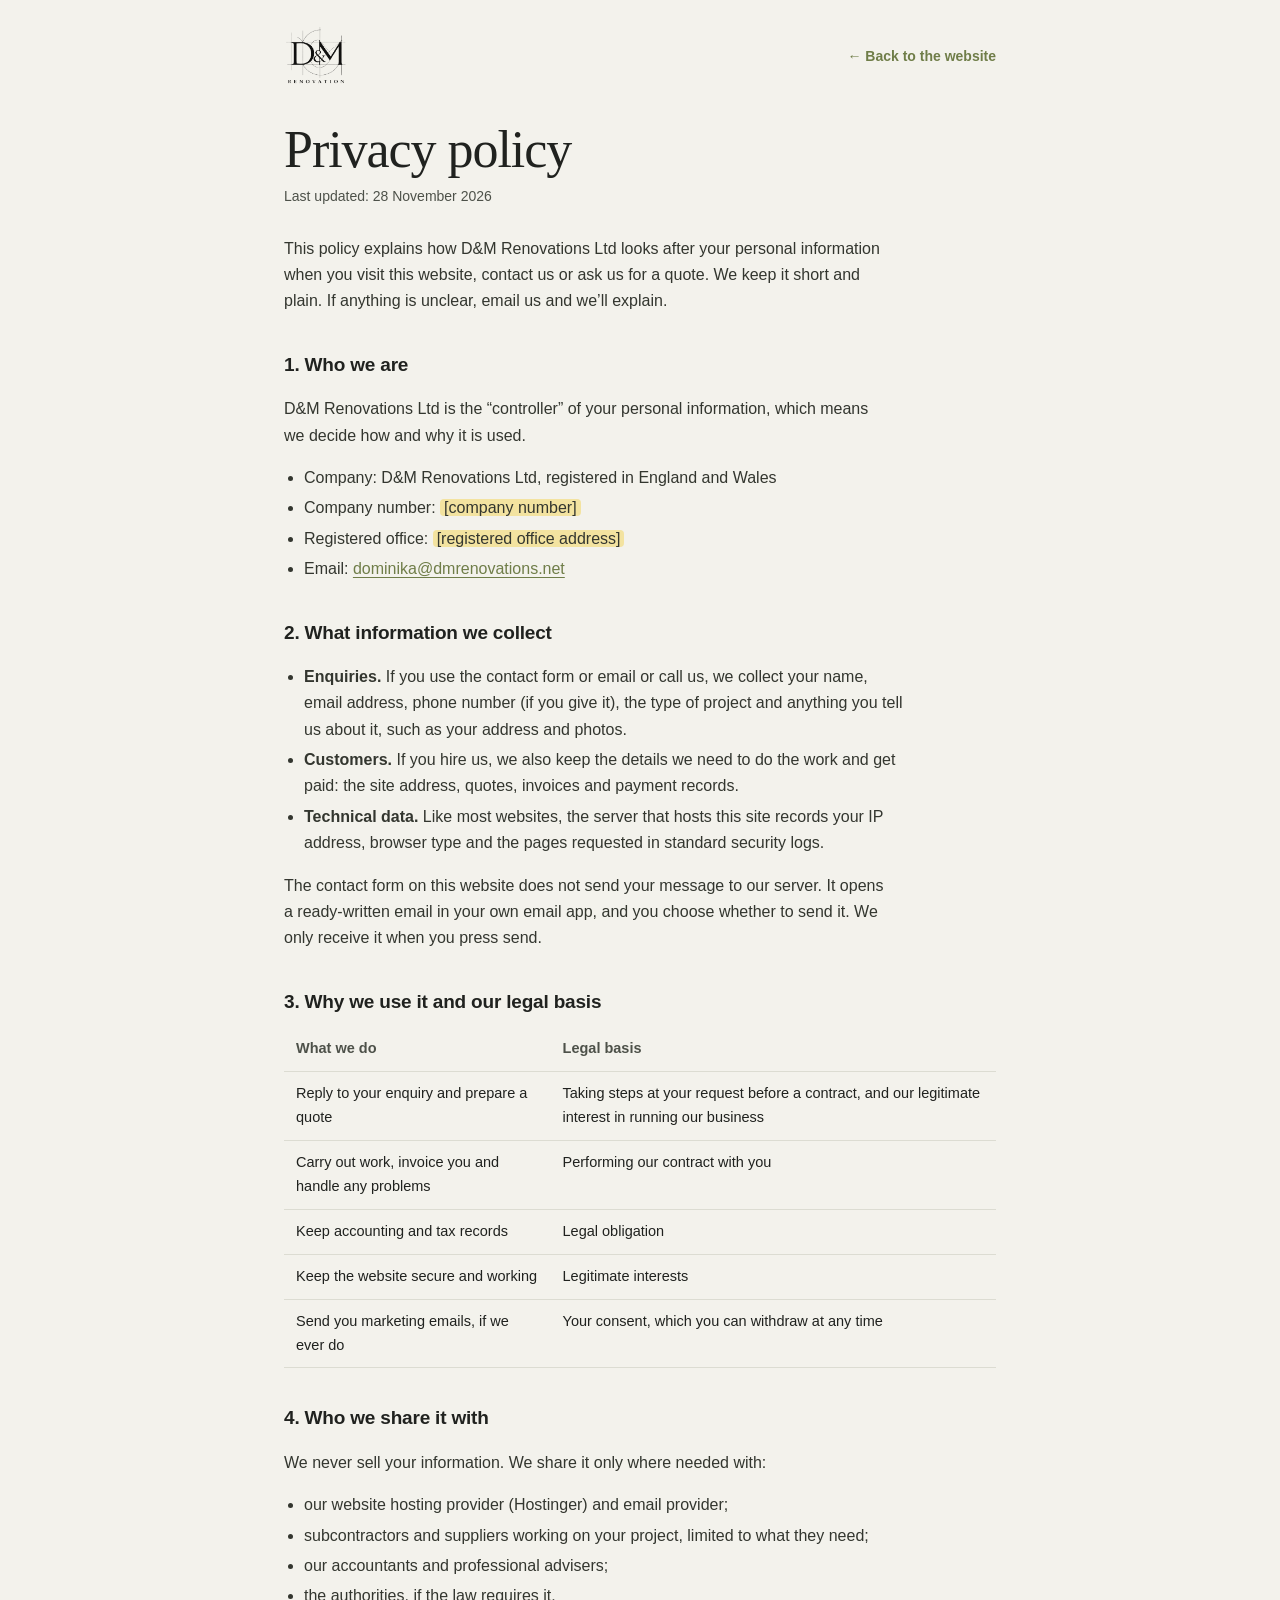
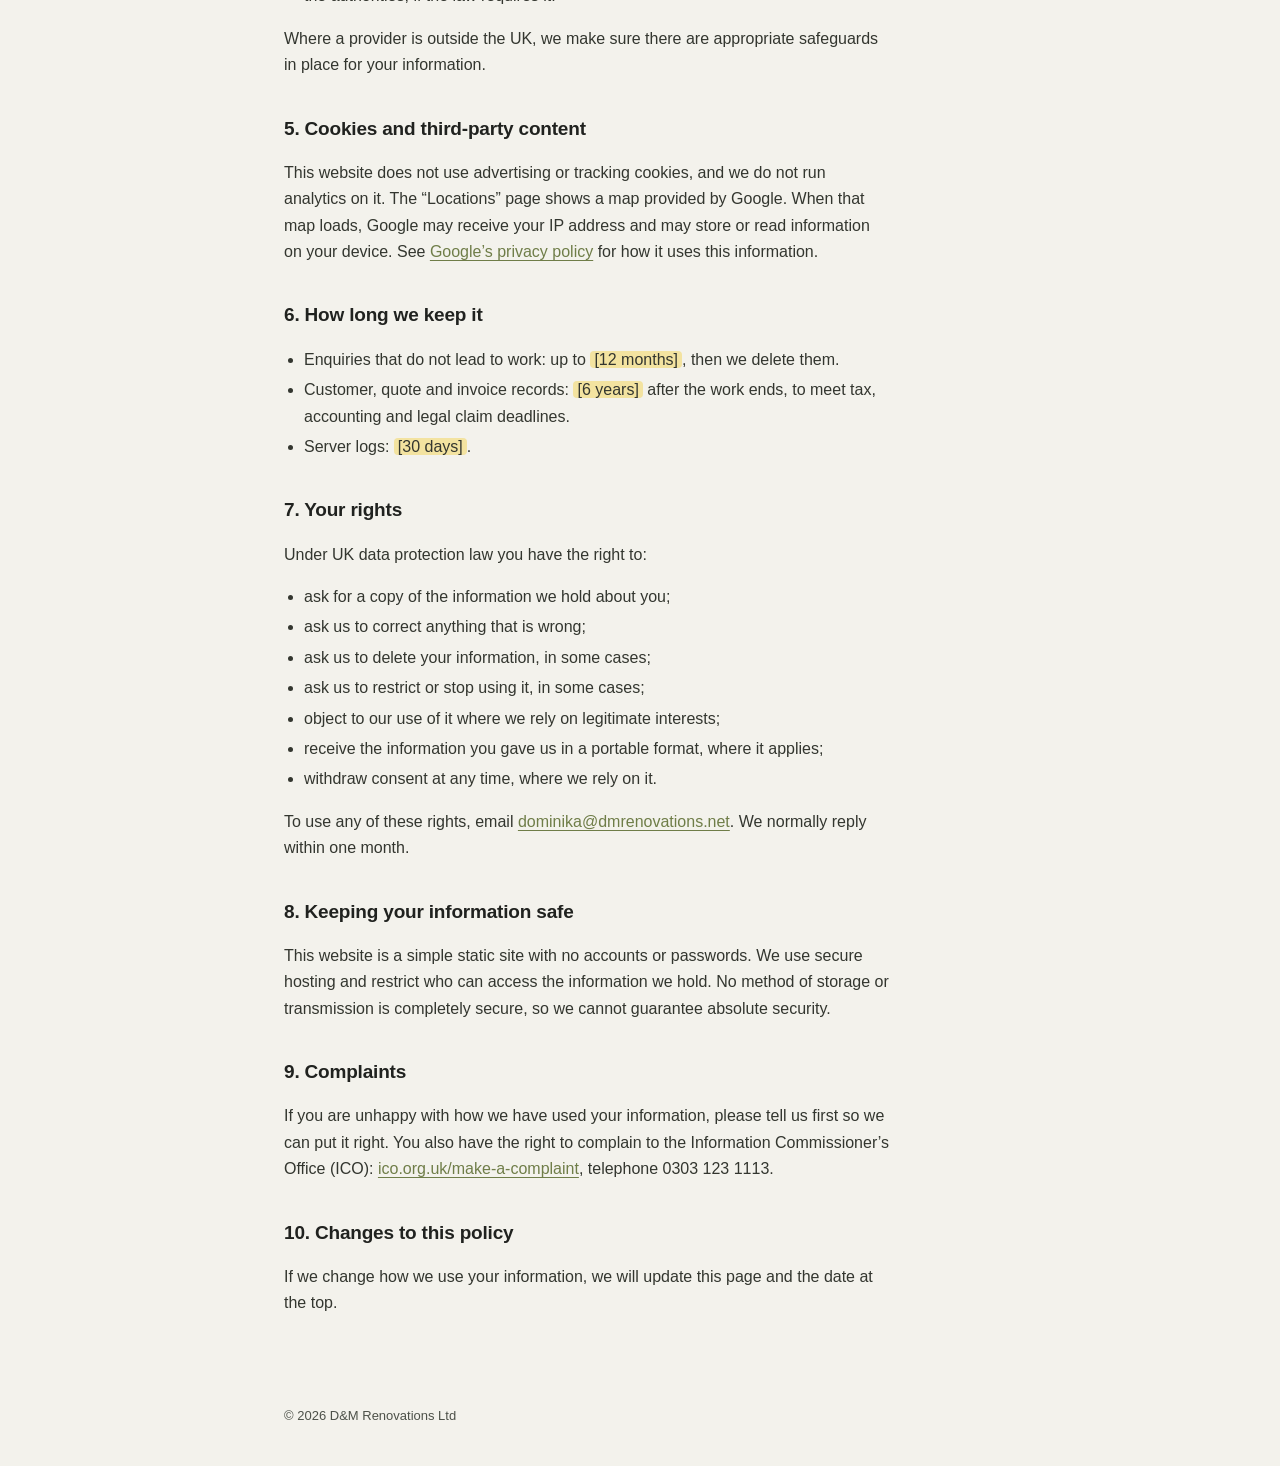
<file: privacy.html>
<!doctype html>
<html lang="en">
<head>
  <meta charset="utf-8" />
  <meta name="viewport" content="width=device-width, initial-scale=1" />
  <meta name="theme-color" content="#ecebe4" />
  <title>Privacy policy — D&amp;M Renovations Ltd</title>
  <meta name="description" content="How D&amp;M Renovations Ltd collects, uses and protects your personal information." />
  <style>
    :root { --ink:#20221f; --soft:#4d5149; --paper:#f3f2ec; --line:#dcdcd2; --accent:#6f7d48; --serif:"Iowan Old Style","Baskerville","Palatino Linotype",Georgia,serif; --sans:"Aptos","Segoe UI","Helvetica Neue",Arial,sans-serif; }
    * { box-sizing: border-box; }
    body { margin:0; background:var(--paper); color:var(--ink); font:16px/1.65 var(--sans); }
    header { display:flex; align-items:center; justify-content:space-between; gap:16px; max-width:760px; margin:0 auto; padding:26px 24px 0; }
    header img { width:64px; height:auto; display:block; }
    header a.back { color:var(--accent); font-weight:600; font-size:14px; text-decoration:none; }
    header a.back:hover { text-decoration:underline; text-underline-offset:3px; }
    main { max-width:760px; margin:0 auto; padding:18px 24px 72px; }
    h1 { margin:18px 0 6px; font:400 clamp(34px,6vw,52px)/1.08 var(--serif); letter-spacing:-.02em; }
    .updated { margin:0 0 28px; color:var(--soft); font-size:14px; }
    h2 { margin:34px 0 8px; font-size:19px; letter-spacing:-.01em; }
    p, li { max-width:68ch; color:#33362f; }
    ul { padding-left:20px; }
    li { margin:4px 0; }
    table { width:100%; border-collapse:collapse; margin:10px 0; font-size:14.5px; }
    th, td { padding:10px 12px; border-bottom:1px solid var(--line); text-align:left; vertical-align:top; }
    th { color:var(--soft); font-weight:650; }
    a { color:var(--accent); text-underline-offset:3px; }
    .fill { padding:0 4px; border-radius:4px; background:#f3e3a0; }
    footer { max-width:760px; margin:0 auto; padding:0 24px 40px; color:var(--soft); font-size:13px; }
    @media (max-width:560px) { th, td { padding:8px 6px; font-size:13.5px; } }
  </style>
</head>
<body>
  <header>
    <a href="./" aria-label="D&amp;M Renovation home"><img src="assets/dm-renovation-logo-transparent.png" alt="D&amp;M Renovation" /></a>
    <a class="back" href="./">← Back to the website</a>
  </header>
  <main>
    <h1>Privacy policy</h1>
    <p class="updated">Last updated: 28 November 2026</p>

    <p>This policy explains how D&amp;M Renovations Ltd looks after your personal information when you visit this website, contact us or ask us for a quote. We keep it short and plain. If anything is unclear, email us and we’ll explain.</p>

    <h2>1. Who we are</h2>
    <p>D&amp;M Renovations Ltd is the “controller” of your personal information, which means we decide how and why it is used.</p>
    <ul>
      <li>Company: D&amp;M Renovations Ltd, registered in England and Wales</li>
      <li>Company number: <span class="fill">[company number]</span></li>
      <li>Registered office: <span class="fill">[registered office address]</span></li>
      <li>Email: <a href="mailto:dominika@dmrenovations.net">dominika@dmrenovations.net</a></li>
    </ul>

    <h2>2. What information we collect</h2>
    <ul>
      <li><strong>Enquiries.</strong> If you use the contact form or email or call us, we collect your name, email address, phone number (if you give it), the type of project and anything you tell us about it, such as your address and photos.</li>
      <li><strong>Customers.</strong> If you hire us, we also keep the details we need to do the work and get paid: the site address, quotes, invoices and payment records.</li>
      <li><strong>Technical data.</strong> Like most websites, the server that hosts this site records your IP address, browser type and the pages requested in standard security logs.</li>
    </ul>
    <p>The contact form on this website does not send your message to our server. It opens a ready-written email in your own email app, and you choose whether to send it. We only receive it when you press send.</p>

    <h2>3. Why we use it and our legal basis</h2>
    <table>
      <thead><tr><th>What we do</th><th>Legal basis</th></tr></thead>
      <tbody>
        <tr><td>Reply to your enquiry and prepare a quote</td><td>Taking steps at your request before a contract, and our legitimate interest in running our business</td></tr>
        <tr><td>Carry out work, invoice you and handle any problems</td><td>Performing our contract with you</td></tr>
        <tr><td>Keep accounting and tax records</td><td>Legal obligation</td></tr>
        <tr><td>Keep the website secure and working</td><td>Legitimate interests</td></tr>
        <tr><td>Send you marketing emails, if we ever do</td><td>Your consent, which you can withdraw at any time</td></tr>
      </tbody>
    </table>

    <h2>4. Who we share it with</h2>
    <p>We never sell your information. We share it only where needed with:</p>
    <ul>
      <li>our website hosting provider (Hostinger) and email provider;</li>
      <li>subcontractors and suppliers working on your project, limited to what they need;</li>
      <li>our accountants and professional advisers;</li>
      <li>the authorities, if the law requires it.</li>
    </ul>
    <p>Where a provider is outside the UK, we make sure there are appropriate safeguards in place for your information.</p>

    <h2>5. Cookies and third-party content</h2>
    <p>This website does not use advertising or tracking cookies, and we do not run analytics on it. The “Locations” page shows a map provided by Google. When that map loads, Google may receive your IP address and may store or read information on your device. See <a href="https://policies.google.com/privacy" rel="noopener">Google’s privacy policy</a> for how it uses this information.</p>

    <h2>6. How long we keep it</h2>
    <ul>
      <li>Enquiries that do not lead to work: up to <span class="fill">[12 months]</span>, then we delete them.</li>
      <li>Customer, quote and invoice records: <span class="fill">[6 years]</span> after the work ends, to meet tax, accounting and legal claim deadlines.</li>
      <li>Server logs: <span class="fill">[30 days]</span>.</li>
    </ul>

    <h2>7. Your rights</h2>
    <p>Under UK data protection law you have the right to:</p>
    <ul>
      <li>ask for a copy of the information we hold about you;</li>
      <li>ask us to correct anything that is wrong;</li>
      <li>ask us to delete your information, in some cases;</li>
      <li>ask us to restrict or stop using it, in some cases;</li>
      <li>object to our use of it where we rely on legitimate interests;</li>
      <li>receive the information you gave us in a portable format, where it applies;</li>
      <li>withdraw consent at any time, where we rely on it.</li>
    </ul>
    <p>To use any of these rights, email <a href="mailto:dominika@dmrenovations.net">dominika@dmrenovations.net</a>. We normally reply within one month.</p>

    <h2>8. Keeping your information safe</h2>
    <p>This website is a simple static site with no accounts or passwords. We use secure hosting and restrict who can access the information we hold. No method of storage or transmission is completely secure, so we cannot guarantee absolute security.</p>

    <h2>9. Complaints</h2>
    <p>If you are unhappy with how we have used your information, please tell us first so we can put it right. You also have the right to complain to the Information Commissioner’s Office (ICO): <a href="https://ico.org.uk/make-a-complaint/" rel="noopener">ico.org.uk/make-a-complaint</a>, telephone 0303 123 1113.</p>

    <h2>10. Changes to this policy</h2>
    <p>If we change how we use your information, we will update this page and the date at the top.</p>
  </main>
  <footer>© <span id="y">2026</span> D&amp;M Renovations Ltd</footer>
  <script>document.getElementById("y").textContent = new Date().getFullYear();</script>
</body>
</html>
</file>
